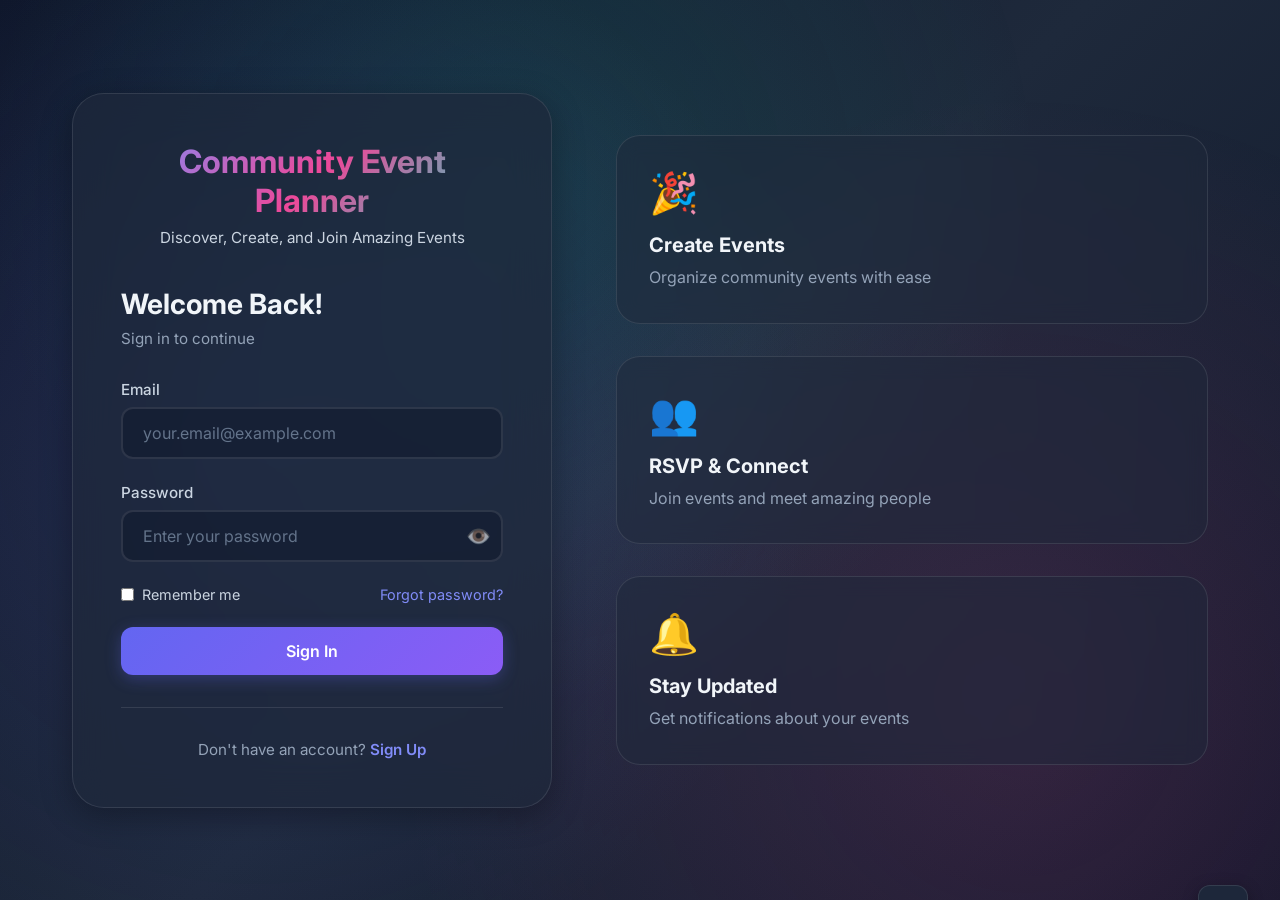
<file: login.html>
<!DOCTYPE html>
<html lang="en">

<head>
    <meta charset="UTF-8">
    <meta name="viewport" content="width=device-width, initial-scale=1.0">
    <meta name="description" content="Login to Community Event Planner">
    <title>Login - Community Event Planner</title>
    <link rel="stylesheet" href="auth-styles.css">
</head>

<body>
    <div class="auth-container">
        <!-- Animated Background -->
        <div class="bg-animation"></div>

        <!-- Auth Card -->
        <div class="auth-card">
            <!-- Logo and Branding -->
            <div class="auth-header">
                <h1 class="brand-title">Community Event Planner</h1>
                <p class="brand-subtitle">Discover, Create, and Join Amazing Events</p>
            </div>

            <!-- Login Form -->
            <div id="loginForm" class="form-container active">
                <h2>Welcome Back!</h2>
                <p class="form-subtitle">Sign in to continue</p>

                <form id="loginFormElement" onsubmit="handleLogin(event)">
                    <div class="input-group">
                        <label for="loginEmail">Email</label>
                        <input type="email" id="loginEmail" required placeholder="your.email@example.com">
                    </div>

                    <div class="input-group">
                        <label for="loginPassword">Password</label>
                        <div class="password-field">
                            <input type="password" id="loginPassword" required placeholder="Enter your password">
                            <button type="button" class="toggle-password"
                                onclick="togglePasswordVisibility('loginPassword')">
                                👁️
                            </button>
                        </div>
                    </div>

                    <div class="form-options">
                        <label class="checkbox-label">
                            <input type="checkbox" id="rememberMe">
                            <span>Remember me</span>
                        </label>
                        <a href="#" class="forgot-link">Forgot password?</a>
                    </div>

                    <button type="submit" class="btn btn-primary">Sign In</button>
                </form>

                <div class="form-footer">
                    <p>Don't have an account? <a href="#" onclick="switchToSignup(event)">Sign Up</a></p>
                </div>
            </div>

            <!-- Signup Form -->
            <div id="signupForm" class="form-container">
                <h2>Create Account</h2>
                <p class="form-subtitle">Join our community today</p>

                <form id="signupFormElement" onsubmit="handleSignup(event)">
                    <div class="input-group">
                        <label for="signupName">Full Name</label>
                        <input type="text" id="signupName" required placeholder="Enter your full name">
                    </div>

                    <div class="input-group">
                        <label for="signupEmail">Email</label>
                        <input type="email" id="signupEmail" required placeholder="your.email@example.com">
                    </div>

                    <div class="input-group">
                        <label for="signupPassword">Password</label>
                        <div class="password-field">
                            <input type="password" id="signupPassword" required placeholder="Create a strong password"
                                oninput="checkPasswordStrength(this.value)">
                            <button type="button" class="toggle-password"
                                onclick="togglePasswordVisibility('signupPassword')">
                                👁️
                            </button>
                        </div>
                        <div class="password-strength">
                            <div class="strength-bar">
                                <div id="strengthBarFill" class="strength-fill"></div>
                            </div>
                            <span id="strengthText" class="strength-text"></span>
                        </div>
                    </div>

                    <div class="input-group">
                        <label for="signupConfirmPassword">Confirm Password</label>
                        <input type="password" id="signupConfirmPassword" required placeholder="Re-enter your password">
                    </div>

                    <button type="submit" class="btn btn-primary">Create Account</button>
                </form>

                <div class="form-footer">
                    <p>Already have an account? <a href="#" onclick="switchToLogin(event)">Sign In</a></p>
                </div>
            </div>
        </div>

        <!-- Features Section -->
        <div class="features">
            <div class="feature-item">
                <span class="feature-icon">🎉</span>
                <h3>Create Events</h3>
                <p>Organize community events with ease</p>
            </div>
            <div class="feature-item">
                <span class="feature-icon">👥</span>
                <h3>RSVP & Connect</h3>
                <p>Join events and meet amazing people</p>
            </div>
            <div class="feature-item">
                <span class="feature-icon">🔔</span>
                <h3>Stay Updated</h3>
                <p>Get notifications about your events</p>
            </div>
        </div>
    </div>

    <!-- Toast Notification -->
    <div id="toast" class="toast"></div>

    <script src="auth.js"></script>
</body>

</html>
</file>
<file: auth-styles.css>
@import url('https://fonts.googleapis.com/css2?family=Inter:wght@300;400;500;600;700&display=swap');

* {
    margin: 0;
    padding: 0;
    box-sizing: border-box;
}

body {
    font-family: 'Inter', -apple-system, BlinkMacSystemFont, 'Segoe UI', sans-serif;
    background: linear-gradient(135deg, #0f172a 0%, #1e293b 50%, #0f172a 100%);
    min-height: 100vh;
    display: flex;
    align-items: center;
    justify-content: center;
    overflow-x: hidden;
    position: relative;
}

/* Animated Background */
.bg-animation {
    position: fixed;
    top: 0;
    left: 0;
    right: 0;
    bottom: 0;
    background: radial-gradient(circle at 20% 50%, rgba(99, 102, 241, 0.15) 0%, transparent 50%),
        radial-gradient(circle at 80% 80%, rgba(236, 72, 153, 0.15) 0%, transparent 50%),
        radial-gradient(circle at 40% 20%, rgba(20, 184, 166, 0.15) 0%, transparent 50%);
    animation: gradientShift 15s ease infinite;
    pointer-events: none;
    z-index: 0;
}

@keyframes gradientShift {

    0%,
    100% {
        opacity: 1;
    }

    50% {
        opacity: 0.6;
    }
}

/* Auth Container */
.auth-container {
    position: relative;
    z-index: 1;
    width: 100%;
    max-width: 1200px;
    padding: 2rem;
    display: flex;
    gap: 4rem;
    align-items: center;
}

/* Auth Card */
.auth-card {
    background: rgba(30, 41, 59, 0.7);
    backdrop-filter: blur(20px);
    border-radius: 2rem;
    padding: 3rem;
    border: 1px solid rgba(255, 255, 255, 0.1);
    box-shadow: 0 8px 32px rgba(0, 0, 0, 0.3);
    width: 100%;
    max-width: 480px;
    animation: slideIn 0.6s ease;
}

@keyframes slideIn {
    from {
        opacity: 0;
        transform: translateY(30px);
    }

    to {
        opacity: 1;
        transform: translateY(0);
    }
}

/* Auth Header */
.auth-header {
    text-align: center;
    margin-bottom: 2.5rem;
}

.brand-title {
    font-size: 2rem;
    font-weight: 700;
    background: linear-gradient(135deg, #818cf8, #ec4899, #2dd4bf);
    -webkit-background-clip: text;
    -webkit-text-fill-color: transparent;
    background-clip: text;
    margin-bottom: 0.5rem;
}

.brand-subtitle {
    color: #cbd5e1;
    font-size: 0.95rem;
}

/* Form Container */
.form-container {
    display: none;
}

.form-container.active {
    display: block;
    animation: fadeIn 0.4s ease;
}

@keyframes fadeIn {
    from {
        opacity: 0;
    }

    to {
        opacity: 1;
    }
}

.form-container h2 {
    font-size: 1.75rem;
    color: #f1f5f9;
    margin-bottom: 0.5rem;
}

.form-subtitle {
    color: #94a3b8;
    margin-bottom: 2rem;
    font-size: 0.95rem;
}

/* Input Groups */
.input-group {
    margin-bottom: 1.5rem;
}

.input-group label {
    display: block;
    margin-bottom: 0.5rem;
    color: #cbd5e1;
    font-weight: 500;
    font-size: 0.95rem;
}

.input-group input {
    width: 100%;
    padding: 0.875rem 1.25rem;
    border: 2px solid rgba(255, 255, 255, 0.1);
    border-radius: 0.75rem;
    background: rgba(15, 23, 42, 0.5);
    color: #f1f5f9;
    font-size: 1rem;
    font-family: 'Inter', sans-serif;
    transition: all 0.3s ease;
}

.input-group input:focus {
    outline: none;
    border-color: #6366f1;
    box-shadow: 0 0 0 3px rgba(99, 102, 241, 0.1);
    background: rgba(15, 23, 42, 0.8);
}

.input-group input::placeholder {
    color: #64748b;
}

/* Password Field */
.password-field {
    position: relative;
}

.password-field input {
    padding-right: 3rem;
}

.toggle-password {
    position: absolute;
    right: 0.75rem;
    top: 50%;
    transform: translateY(-50%);
    background: transparent;
    border: none;
    cursor: pointer;
    font-size: 1.25rem;
    opacity: 0.6;
    transition: opacity 0.3s;
}

.toggle-password:hover {
    opacity: 1;
}

/* Password Strength */
.password-strength {
    margin-top: 0.5rem;
}

.strength-bar {
    height: 4px;
    background: rgba(255, 255, 255, 0.1);
    border-radius: 2px;
    overflow: hidden;
    margin-bottom: 0.25rem;
}

.strength-fill {
    height: 100%;
    width: 0%;
    transition: all 0.3s ease;
    border-radius: 2px;
}

.strength-text {
    font-size: 0.75rem;
    color: #94a3b8;
}

/* Strength Colors */
.strength-weak {
    background: #ef4444;
}

.strength-medium {
    background: #f59e0b;
}

.strength-strong {
    background: #10b981;
}

/* Form Options */
.form-options {
    display: flex;
    justify-content: space-between;
    align-items: center;
    margin-bottom: 1.5rem;
}

.checkbox-label {
    display: flex;
    align-items: center;
    gap: 0.5rem;
    color: #cbd5e1;
    font-size: 0.9rem;
    cursor: pointer;
}

.checkbox-label input {
    width: auto;
    cursor: pointer;
}

.forgot-link {
    color: #818cf8;
    text-decoration: none;
    font-size: 0.9rem;
    transition: color 0.3s;
}

.forgot-link:hover {
    color: #a5b4fc;
}

/* Buttons */
.btn {
    width: 100%;
    padding: 0.875rem 1.5rem;
    border: none;
    border-radius: 0.75rem;
    font-size: 1rem;
    font-weight: 600;
    cursor: pointer;
    transition: all 0.3s ease;
    font-family: 'Inter', sans-serif;
    position: relative;
    overflow: hidden;
}

.btn-primary {
    background: linear-gradient(135deg, #6366f1, #8b5cf6);
    color: white;
    box-shadow: 0 4px 16px rgba(99, 102, 241, 0.3);
}

.btn-primary:hover {
    transform: translateY(-2px);
    box-shadow: 0 6px 20px rgba(99, 102, 241, 0.4);
}

.btn-primary:active {
    transform: translateY(0);
}

/* Form Footer */
.form-footer {
    text-align: center;
    margin-top: 2rem;
    padding-top: 2rem;
    border-top: 1px solid rgba(255, 255, 255, 0.1);
}

.form-footer p {
    color: #94a3b8;
    font-size: 0.95rem;
}

.form-footer a {
    color: #818cf8;
    text-decoration: none;
    font-weight: 600;
    transition: color 0.3s;
}

.form-footer a:hover {
    color: #a5b4fc;
}

/* Features Section */
.features {
    flex: 1;
    display: flex;
    flex-direction: column;
    gap: 2rem;
}

.feature-item {
    background: rgba(30, 41, 59, 0.5);
    backdrop-filter: blur(10px);
    padding: 2rem;
    border-radius: 1.5rem;
    border: 1px solid rgba(255, 255, 255, 0.1);
    transition: all 0.3s ease;
}

.feature-item:hover {
    transform: translateX(10px);
    border-color: rgba(99, 102, 241, 0.3);
}

.feature-icon {
    font-size: 2.5rem;
    display: block;
    margin-bottom: 1rem;
}

.feature-item h3 {
    color: #f1f5f9;
    font-size: 1.25rem;
    margin-bottom: 0.5rem;
}

.feature-item p {
    color: #94a3b8;
    line-height: 1.6;
}

/* Toast Notification */
.toast {
    position: fixed;
    bottom: 2rem;
    right: 2rem;
    padding: 1rem 1.5rem;
    background: rgba(30, 41, 59, 0.95);
    backdrop-filter: blur(10px);
    border: 1px solid rgba(255, 255, 255, 0.1);
    border-radius: 0.75rem;
    color: #f1f5f9;
    box-shadow: 0 4px 16px rgba(0, 0, 0, 0.3);
    transform: translateY(150%);
    transition: transform 0.3s ease;
    z-index: 1000;
    max-width: 350px;
}

.toast.show {
    transform: translateY(0);
}

.toast.success {
    border-left: 4px solid #10b981;
}

.toast.error {
    border-left: 4px solid #ef4444;
}

/* Responsive Design */
@media (max-width: 968px) {
    .auth-container {
        flex-direction: column;
        padding: 1.5rem;
        gap: 2rem;
    }

    .features {
        display: none;
    }

    .auth-card {
        max-width: 520px;
        padding: 2rem;
    }

    .brand-title {
        font-size: 1.75rem;
    }
}

@media (max-width: 480px) {
    .auth-card {
        padding: 1.5rem;
    }

    .form-options {
        flex-direction: column;
        align-items: flex-start;
        gap: 0.75rem;
    }

    .toast {
        right: 1rem;
        left: 1rem;
        bottom: 1rem;
    }
}
</file>
